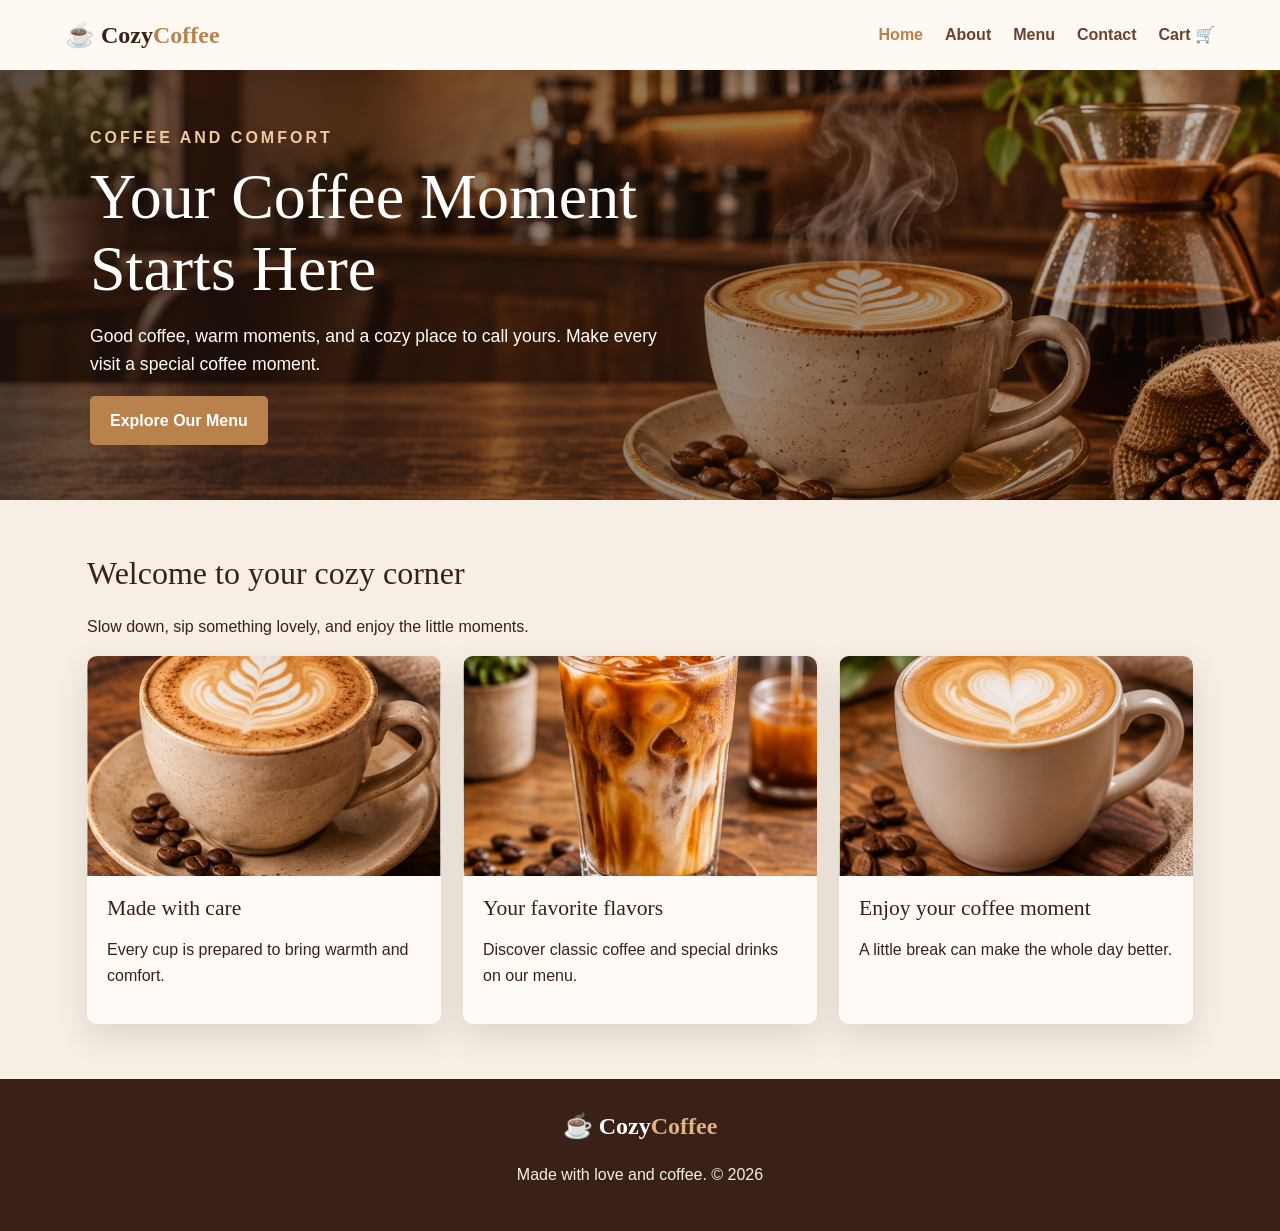
<file: index.html>
<!doctype html>
<html lang="en">

<head>
    <meta charset="utf-8">
    <meta name="viewport" content="width=device-width, initial-scale=1">

    <title>Cozy Coffee | Home</title>

    <link rel="stylesheet" href="style.css">
    <script src="script.js" defer></script>
</head>

<body>

    <header class="header">

        <a class="logo" href="index.html">
            ☕️ Cozy<span>Coffee</span>
        </a>

        <button class="menu-toggle" aria-label="Menu">
            ☰
        </button>

        <nav>
            <a class="active" href="index.html">Home</a>
            <a href="about.html">About</a>
            <a href="menu.html">Menu</a>
            <a href="contact.html">Contact</a>
            <a href="cart.html">Cart 🛒</a>
        </nav>

    </header>


    <section class="hero">

        <div class="hero-inner">

            <div class="eyebrow">
                Coffee and Comfort
            </div>

            <h1>Your Coffee Moment Starts Here</h1>

            <p>
                Good coffee, warm moments, and a cozy place to call yours.
                Make every visit a special coffee moment.
            </p>

            <a class="btn" href="menu.html">
                Explore Our Menu
            </a>

        </div>

    </section>


    <main>

        <section class="section">

            <h2>Welcome to your cozy corner</h2>

            <p>
                Slow down, sip something lovely, and enjoy the little moments.
            </p>

            <div class="cards">

                <article class="card">

                    <img src="cappuccino.jpg" alt="Cappuccino">

                    <div class="card-body">

                        <h3>Made with care</h3>

                        <p>
                            Every cup is prepared to bring warmth and comfort.
                        </p>

                    </div>

                </article>


                <article class="card">

                    <img src="house-special.jpg" alt="Iced coffee">

                    <div class="card-body">

                        <h3>Your favorite flavors</h3>

                        <p>
                            Discover classic coffee and special drinks on our menu.
                        </p>

                    </div>

                </article>


                <article class="card">

                    <img src="daily-latte.jpg" alt="Latte">

                    <div class="card-body">

                        <h3>Enjoy your coffee moment</h3>

                        <p>
                            A little break can make the whole day better.
                        </p>

                    </div>

                </article>

            </div>

        </section>

    </main>


    <footer class="footer">

        <a class="logo" href="index.html">
            ☕️ Cozy<span>Coffee</span>
        </a>

        <p>
            Made with love and coffee. ©
            <span class="year"></span>
        </p>

    </footer>

</body>
</html>
</file>
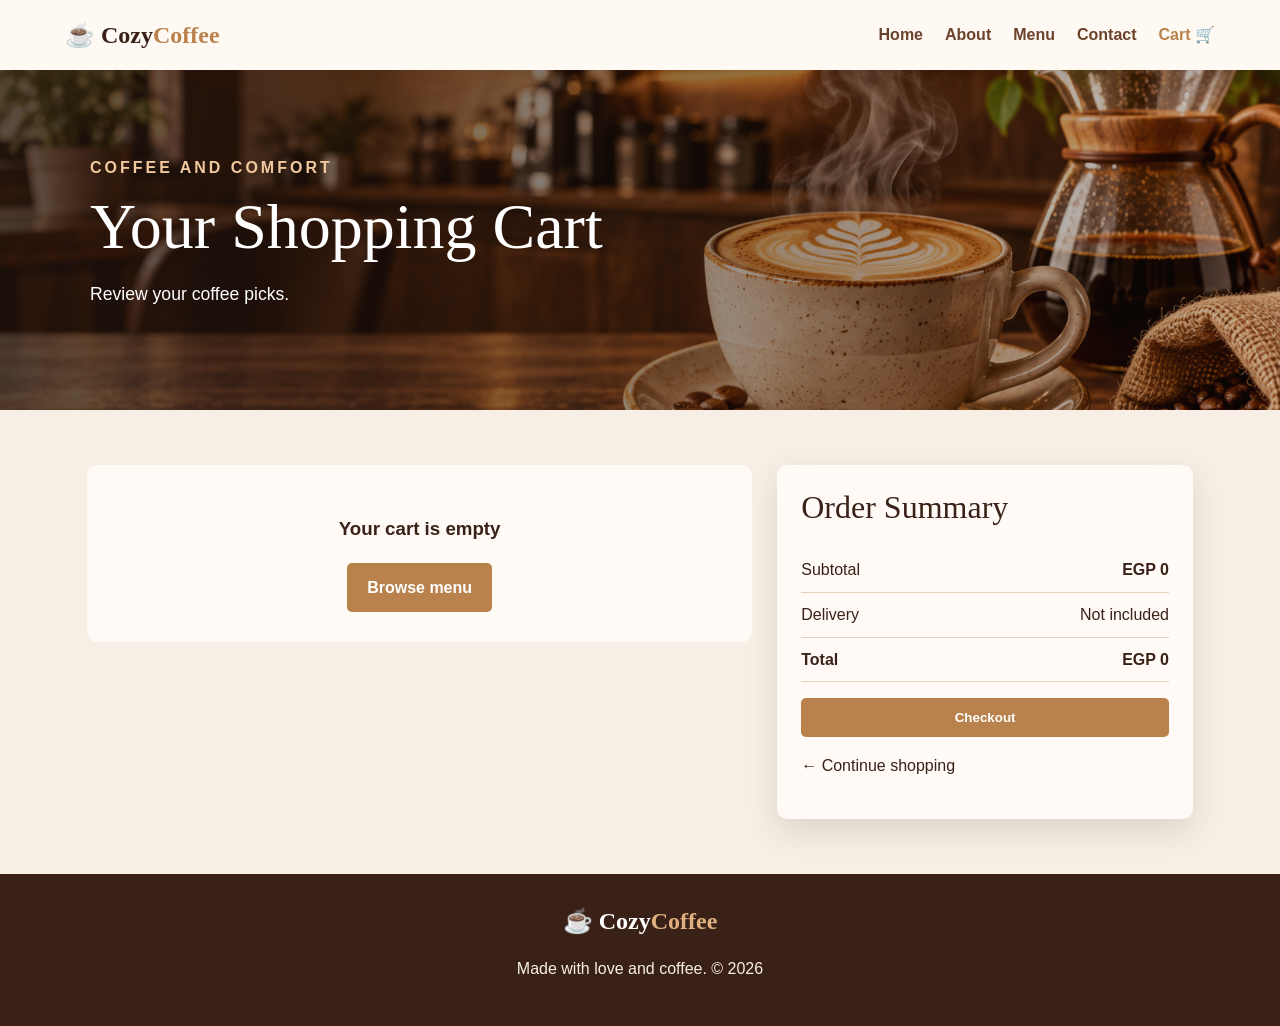
<file: cart.html>
<!doctype html><html lang="en"><head><meta charset="utf-8"><meta name="viewport" content="width=device-width,initial-scale=1"><title>Cart | Cozy Coffee</title><link rel="stylesheet" href="style.css"><script src="script.js" defer></script></head><body><header class="header"><a class="logo" href="index.html">☕ Cozy<span>Coffee</span></a><button class="menu-toggle" aria-label="Menu">☰</button><nav><a href="index.html">Home</a><a href="about.html">About</a><a href="menu.html">Menu</a><a href="contact.html">Contact</a><a class="active" href="cart.html">Cart 🛒</a></nav></header><section class="hero"><div class="hero-inner"><div class="eyebrow">Coffee and Comfort</div><h1>Your Shopping Cart</h1><p>Review your coffee picks.</p></div></section><main><section class="section cart-layout"><div id="cartItems"></div><aside class="summary"><h2>Order Summary</h2><div class="summary-line"><span>Subtotal</span><strong id="subtotal">EGP 0</strong></div><div class="summary-line"><span>Delivery</span><span>Not included</span></div><div class="summary-line"><strong>Total</strong><strong id="total">EGP 0</strong></div><button id="checkout" class="btn" style="width:100%;margin-top:16px">Checkout</button><p id="checkoutMsg" class="notice"></p><p><a href="menu.html">← Continue shopping</a></p></aside></section></main><footer class="footer"><a class="logo" href="index.html">☕ Cozy<span>Coffee</span></a><p>Made with love and coffee. © <span class="year"></span></p></footer></body></html>
</file>
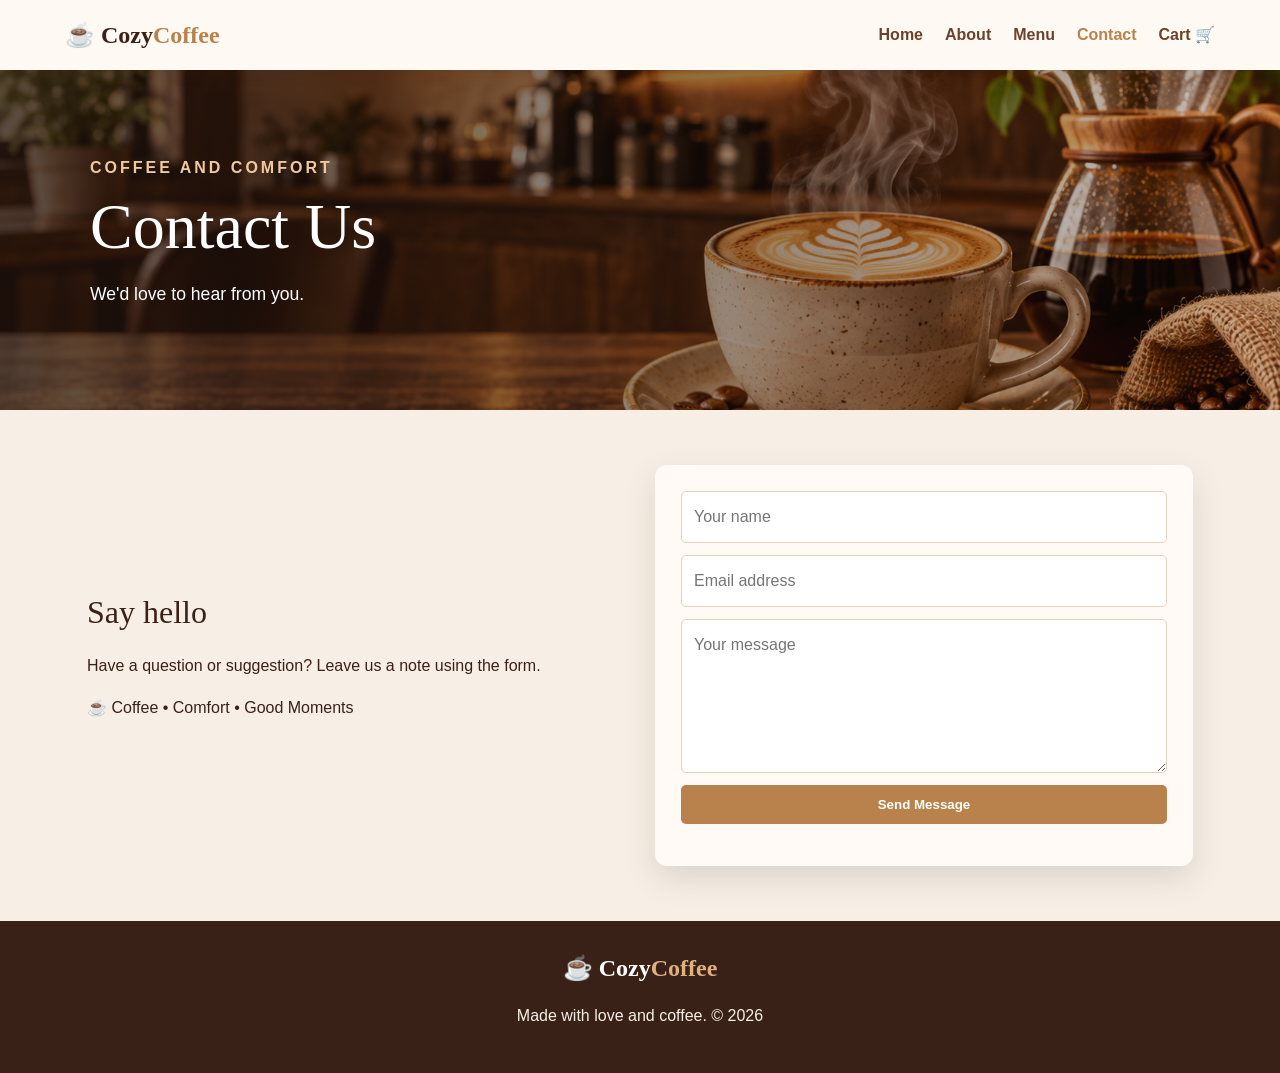
<file: contact.html>
<!doctype html><html lang="en"><head><meta charset="utf-8"><meta name="viewport" content="width=device-width,initial-scale=1"><title>Contact | Cozy Coffee</title><link rel="stylesheet" href="style.css"><script src="script.js" defer></script></head><body><header class="header"><a class="logo" href="index.html">☕ Cozy<span>Coffee</span></a><button class="menu-toggle" aria-label="Menu">☰</button><nav><a href="index.html">Home</a><a href="about.html">About</a><a href="menu.html">Menu</a><a class="active" href="contact.html">Contact</a><a href="cart.html">Cart 🛒</a></nav></header><section class="hero"><div class="hero-inner"><div class="eyebrow">Coffee and Comfort</div><h1>Contact Us</h1><p>We'd love to hear from you.</p></div></section><main><section class="section split"><div><h2>Say hello</h2><p>Have a question or suggestion? Leave us a note using the form.</p><p>☕ Coffee • Comfort • Good Moments</p></div><div class="panel"><form id="contactForm" class="contact-form"><input placeholder="Your name" required><input type="email" placeholder="Email address" required><textarea rows="5" placeholder="Your message" required></textarea><button class="btn" type="submit">Send Message</button></form><p id="formMsg" class="notice"></p></div></section></main><footer class="footer"><a class="logo" href="index.html">☕ Cozy<span>Coffee</span></a><p>Made with love and coffee. © <span class="year"></span></p></footer></body></html>
</file>
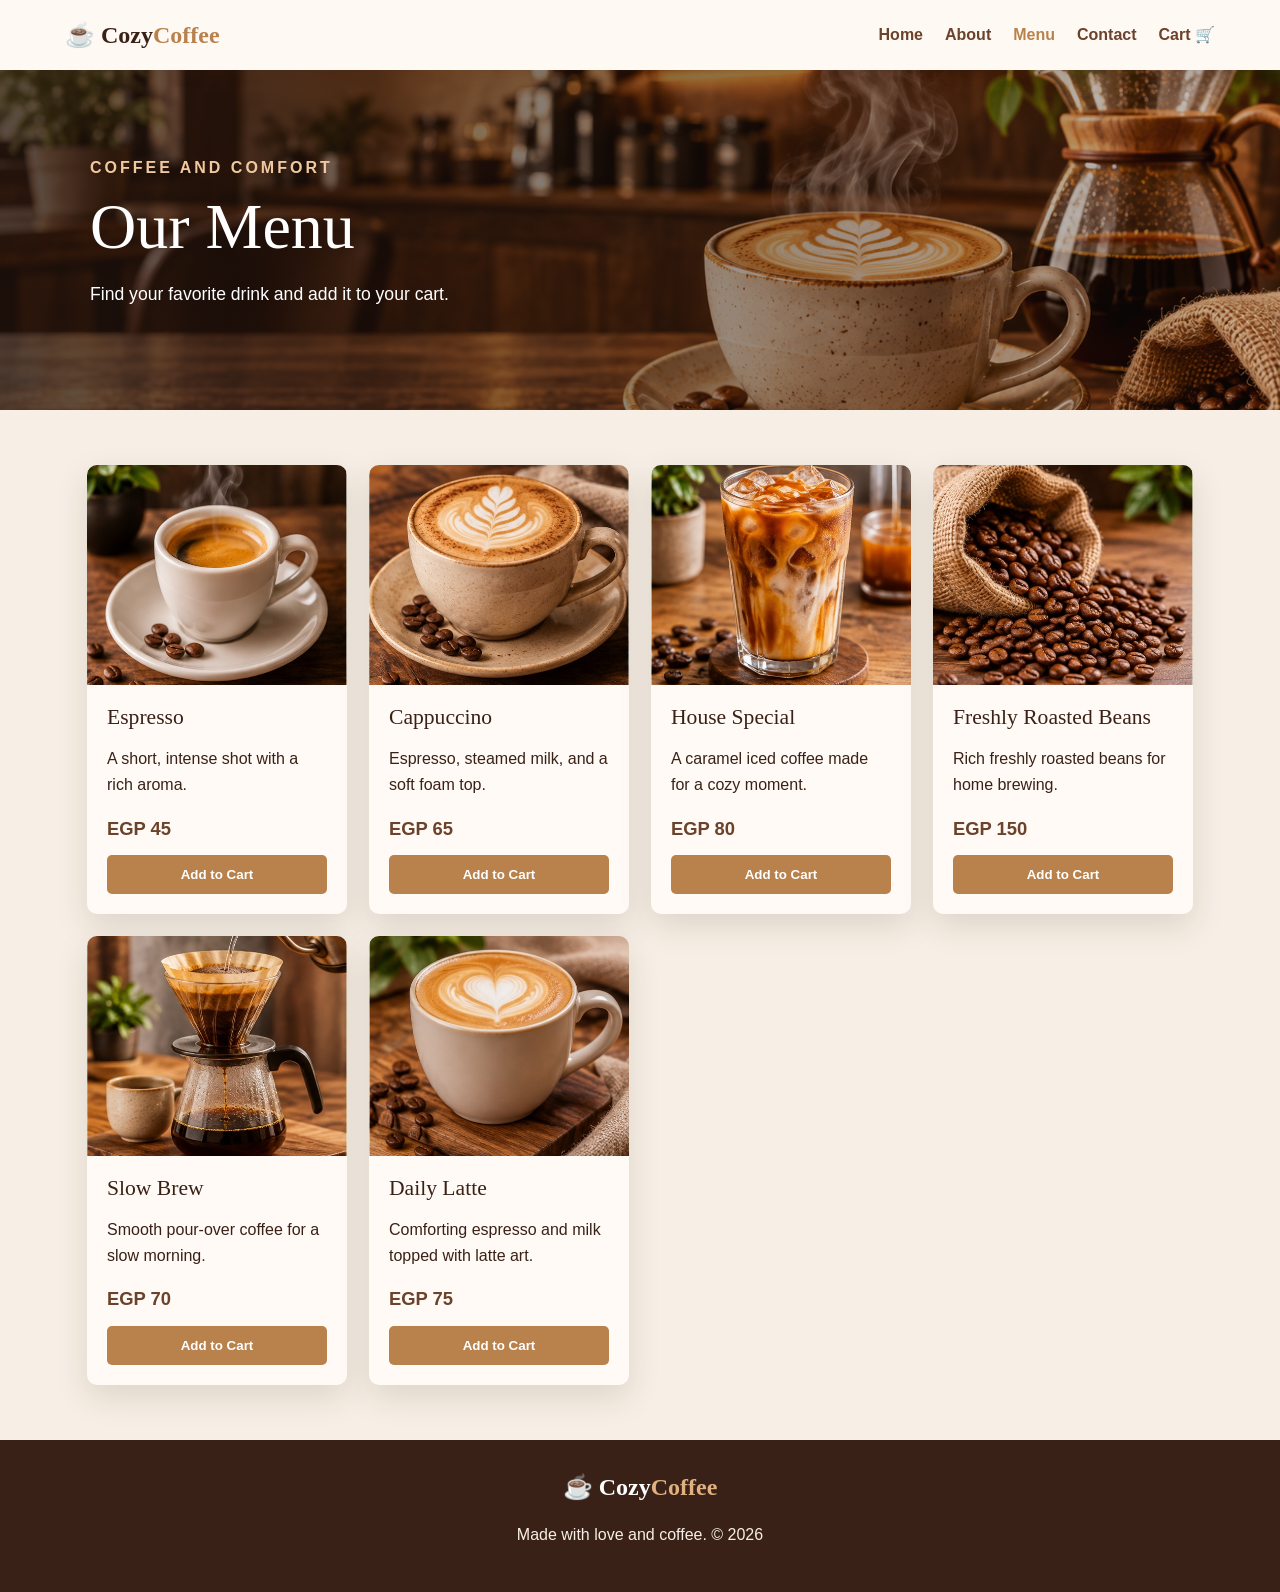
<file: menu.html>
<!doctype html>
<html lang="en">

<head>
    <meta charset="utf-8">
    <meta name="viewport" content="width=device-width, initial-scale=1">

    <title>Menu | Cozy Coffee</title>

    <link rel="stylesheet" href="style.css">
    <script src="script.js" defer></script>
</head>

<body>

    <header class="header">

        <a class="logo" href="index.html">
            ☕️ Cozy<span>Coffee</span>
        </a>

        <button class="menu-toggle" aria-label="Menu">
            ☰
        </button>

        <nav>
            <a href="index.html">Home</a>
            <a href="about.html">About</a>
            <a class="active" href="menu.html">Menu</a>
            <a href="contact.html">Contact</a>
            <a href="cart.html">Cart 🛒</a>
        </nav>

    </header>


    <section class="hero">

        <div class="hero-inner">

            <div class="eyebrow">
                Coffee and Comfort
            </div>

            <h1>Our Menu</h1>

            <p>
                Find your favorite drink and add it to your cart.
            </p>

        </div>

    </section>


    <main>

        <section class="section">

            <div class="cards" id="menuProducts"></div>

        </section>

    </main>


    <footer class="footer">

        <a class="logo" href="index.html">
            ☕️ Cozy<span>Coffee</span>
        </a>

        <p>
            Made with love and coffee. ©
            <span class="year"></span>
        </p>

    </footer>

</body>
</html>
</file>
<file: style.css>
:root {
    --espresso: #3a2117;
    --brown: #6b422b;
    --caramel: #b9824c;
    --cream: #f7efe5;
    --latte: #e5d2bc;
    --white: #fffaf5;
    --shadow: 0 12px 32px #28150f20;
}

* {
    box-sizing: border-box;
}

body {
    margin: 0;
    background: var(--cream);
    color: var(--espresso);
    font-family: Arial, sans-serif;
    line-height: 1.6;
}

a {
    color: inherit;
    text-decoration: none;
}

.header {
    background: #fffaf5ed;
    display: flex;
    align-items: center;
    justify-content: space-between;
    padding: 16px max(5%, calc((100% - 1150px)/2));
    position: sticky;
    top: 0;
    z-index: 10;
    box-shadow: 0 3px 14px #321b1020;
}

.logo {
    font-family: Georgia, serif;
    font-weight: bold;
    font-size: 1.5rem;
    color: var(--espresso);
}

.logo span {
    color: var(--caramel);
}

nav {
    display: flex;
    gap: 22px;
    align-items: center;
}

nav a {
    font-weight: 700;
    color: var(--brown);
}

nav a:hover,
nav a.active {
    color: var(--caramel);
}

.menu-toggle {
    display: none;
    background: none;
    border: 0;
    font-size: 1.5rem;
}

.hero {
    min-height: 340px;
    background: linear-gradient(90deg, #20130dbd, #20130d40), url('home-background.png') center 55%/cover;
    display: flex;
    align-items: center;
    padding: 55px max(7%, calc((100% - 1100px)/2));
    color: #fff;
}

.hero-inner {
    max-width: 700px;
}

.eyebrow {
    text-transform: uppercase;
    letter-spacing: 3px;
    color: #f0c99e;
    font-weight: bold;
}

.hero h1 {
    font: clamp(2.4rem, 5vw, 4rem)/1.12 Georgia, serif;
    margin: 10px 0;
}

.hero p {
    font-size: 1.1rem;
    max-width: 600px;
}

.btn {
    display: inline-block;
    background: var(--caramel);
    color: white;
    border: 0;
    border-radius: 5px;
    padding: 12px 20px;
    font-weight: bold;
    cursor: pointer;
}

.btn:hover {
    background: var(--brown);
}

.section {
    max-width: 1150px;
    margin: auto;
    padding: 55px 22px;
}

.section h2 {
    font: 2rem Georgia, serif;
    margin: 0 0 22px;
}

.cards {
    display: grid;
    grid-template-columns: repeat(auto-fit, minmax(245px, 1fr));
    gap: 22px;
}

.card {
    background: var(--white);
    border-radius: 10px;
    overflow: hidden;
    box-shadow: var(--shadow);
}

.card img {
    width: 100%;
    height: 220px;
    object-fit: cover;
    display: block;
}

.card-body {
    padding: 20px;
}

.card h3 {
    font: 1.35rem Georgia, serif;
    margin: 0 0 7px;
}

.price {
    font-weight: bold;
    font-size: 1.15rem;
    color: var(--brown);
    display: block;
    margin: 12px 0;
}

.card .btn {
    width: 100%;
}

.split {
    display: grid;
    grid-template-columns: 1fr 1fr;
    gap: 30px;
    align-items: center;
}

.split img {
    width: 100%;
    border-radius: 12px;
    box-shadow: var(--shadow);
}

.panel {
    background: var(--white);
    border-radius: 12px;
    padding: 26px;
    box-shadow: var(--shadow);
}

.contact-form {
    display: grid;
    gap: 12px;
}

.contact-form input,
.contact-form textarea {
    width: 100%;
    padding: 12px;
    border: 1px solid var(--latte);
    border-radius: 5px;
    font: inherit;
}

.cart-layout {
    display: grid;
    grid-template-columns: 1.6fr 1fr;
    gap: 25px;
}

.cart-row {
    display: grid;
    grid-template-columns: 95px 1fr auto;
    gap: 14px;
    align-items: center;
    background: var(--white);
    padding: 15px;
    border-radius: 9px;
    margin-bottom: 12px;
}

.cart-row img {
    width: 95px;
    height: 85px;
    object-fit: cover;
    border-radius: 6px;
}

.qty {
    display: flex;
    gap: 8px;
    align-items: center;
    margin-top: 6px;
}

.qty button,
.remove {
    border: 1px solid var(--latte);
    background: white;
    border-radius: 4px;
    padding: 5px 9px;
    cursor: pointer;
}

.summary {
    background: var(--white);
    padding: 24px;
    border-radius: 10px;
    box-shadow: var(--shadow);
    height: max-content;
}


.summary-line {
    display: flex;
    justify-content: space-between;
    padding: 9px 0;
    border-bottom: 1px solid var(--latte);
}

.empty {
    text-align: center;
    background: var(--white);
    padding: 30px;
    border-radius: 10px;
}

.footer {
    text-align: center;
    background: var(--espresso);
    color: var(--cream);
    padding: 28px;
}

.footer .logo {
    color: white;
}

.footer .logo span {
    color: #e0b180;
}

.notice {
    margin-top: 12px;
    color: var(--brown);
}

@media (max-width: 760px) {

    nav {
        display: none;
        position: absolute;
        top: 65px;
        left: 0;
        right: 0;
        background: var(--white);
        padding: 18px;
        flex-direction: column;
        box-shadow: var(--shadow);
    }

    nav.open {
        display: flex;
    }

    .menu-toggle {
        display: block;
    }

    .split,
    .cart-layout {
        grid-template-columns: 1fr;
    }

    .hero {
        min-height: 300px;
        padding: 40px 24px;
    }

    .cart-row {
        grid-template-columns: 75px 1fr;
    }

    .cart-row img {
        width: 75px;
        height: 75px;
    }

    .cart-row .row-total {
        grid-column: 2;
    }
}

.card img {
    display: block;
    width: 100%;
    height: 220px;
    object-fit: cover;
    opacity: 1;
    visibility: visible;
}

.card {
    overflow: hidden;
}

.card img:not([src]) {
    display: none;
}
</file>
